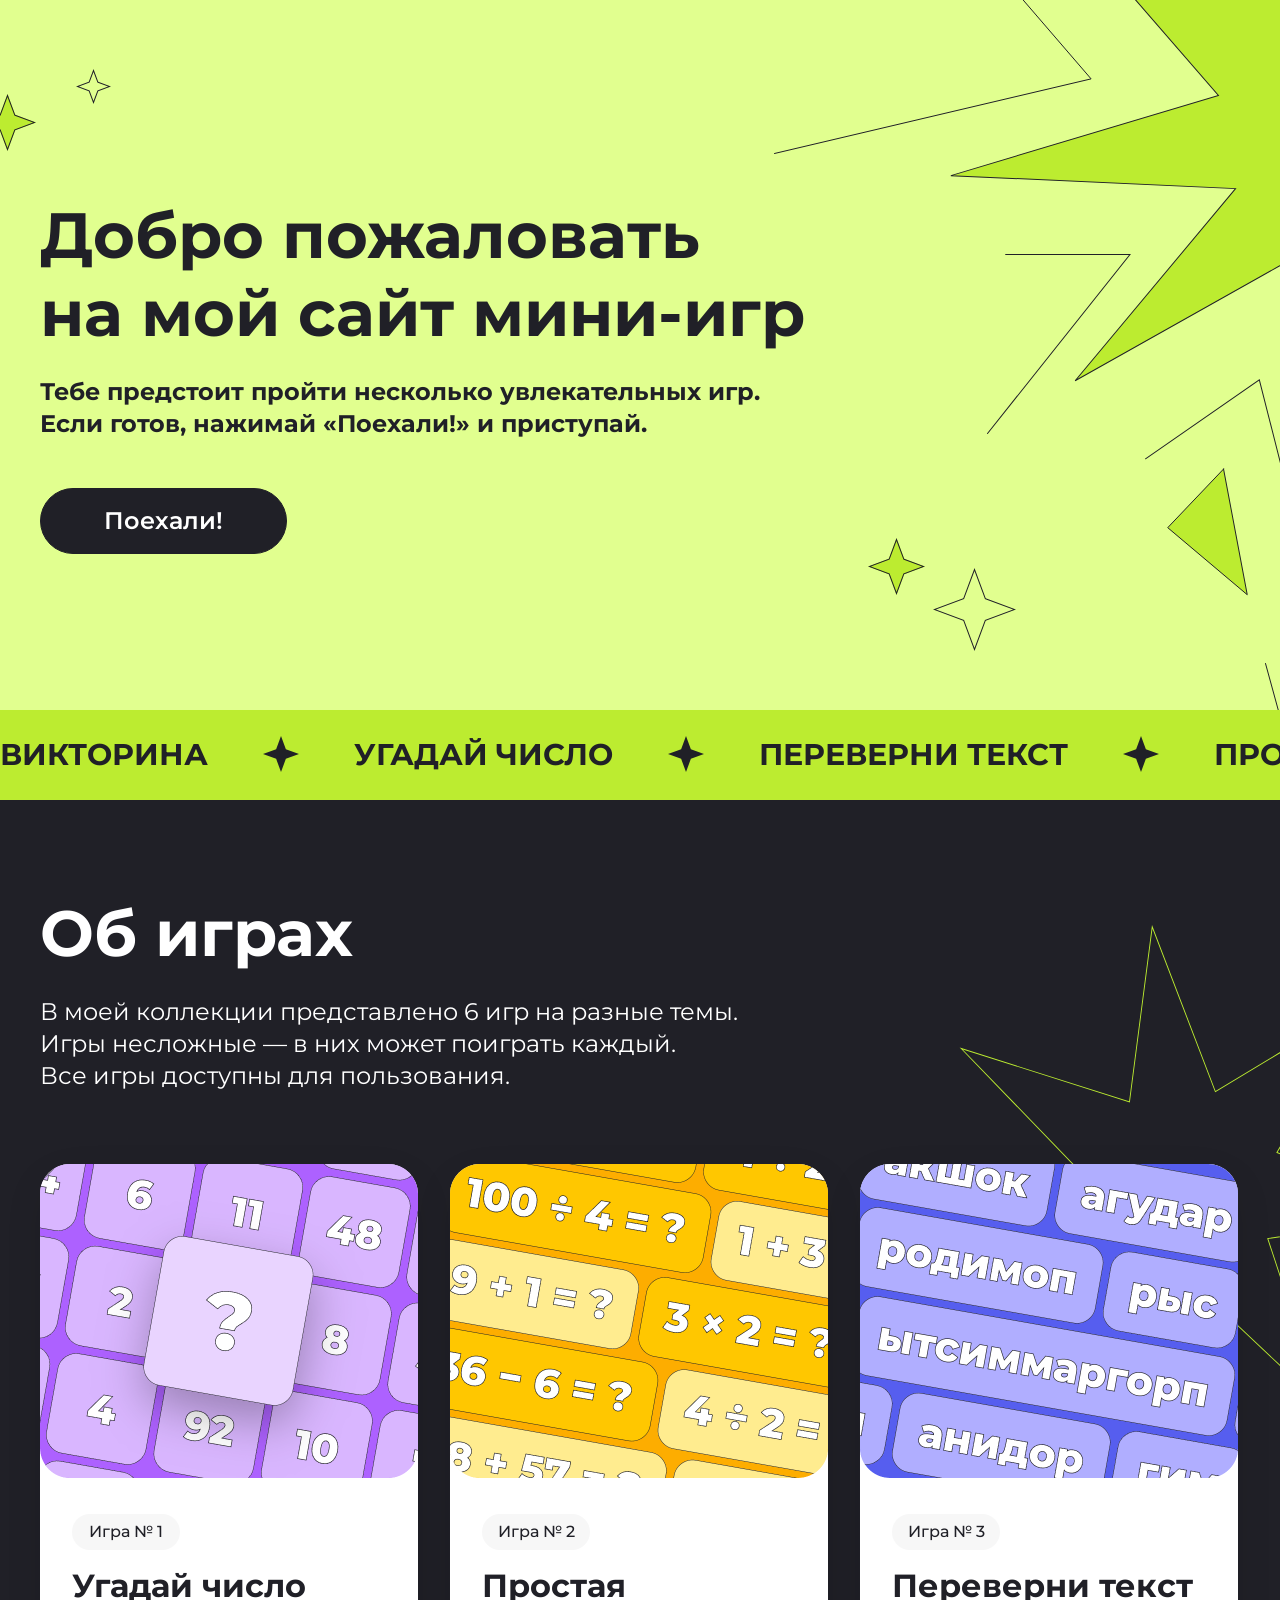
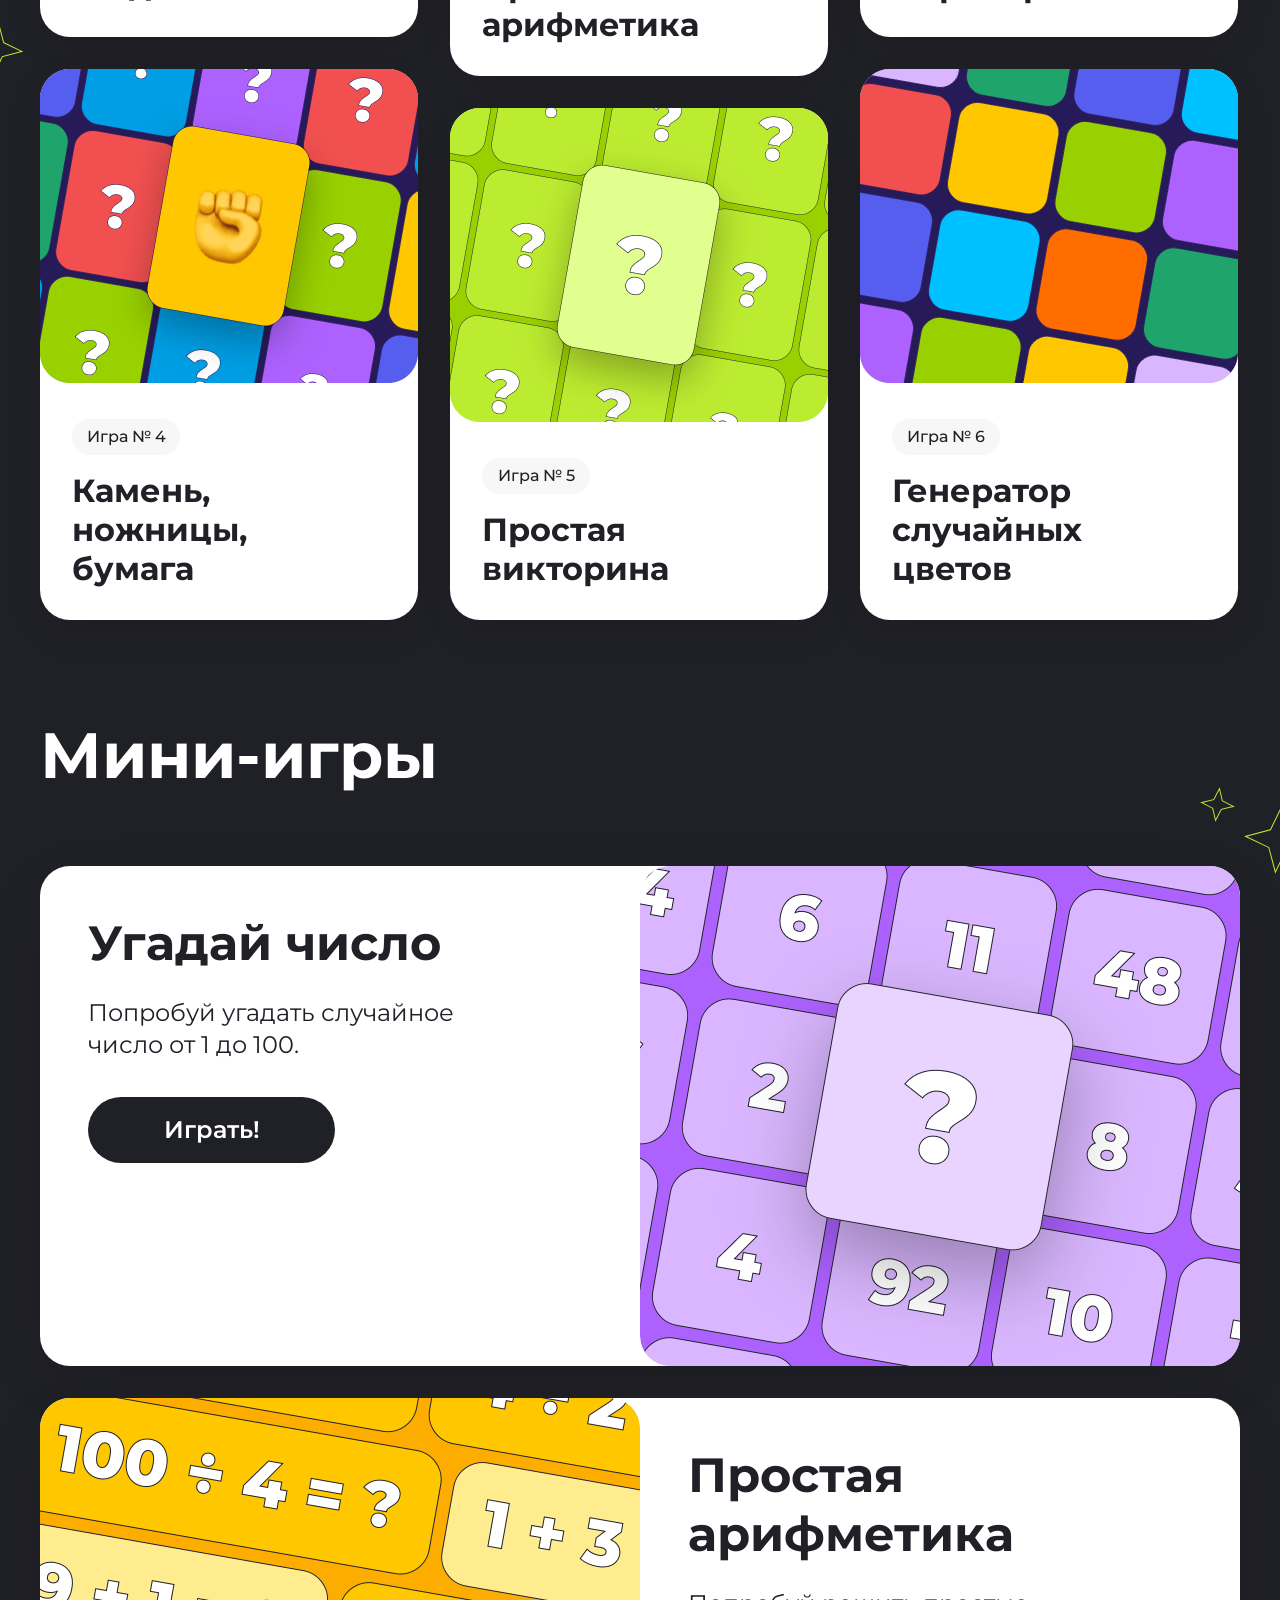
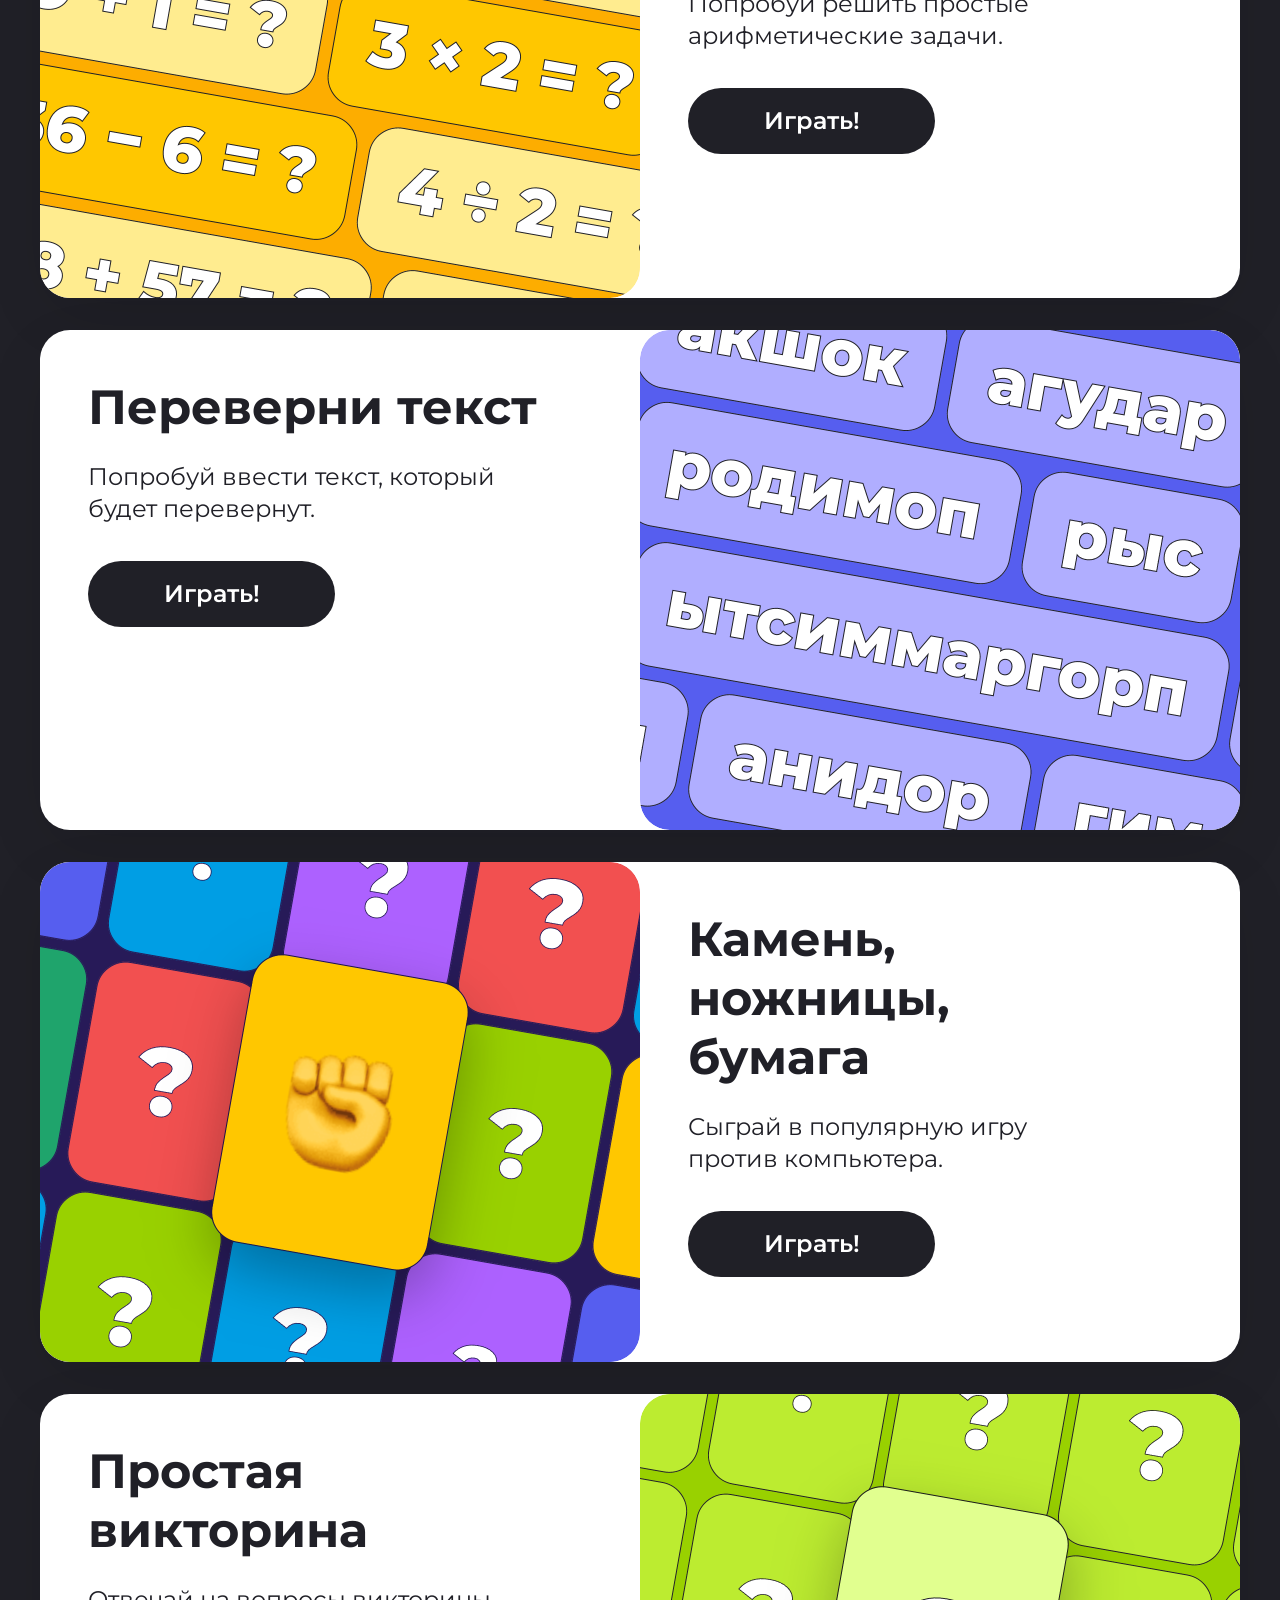
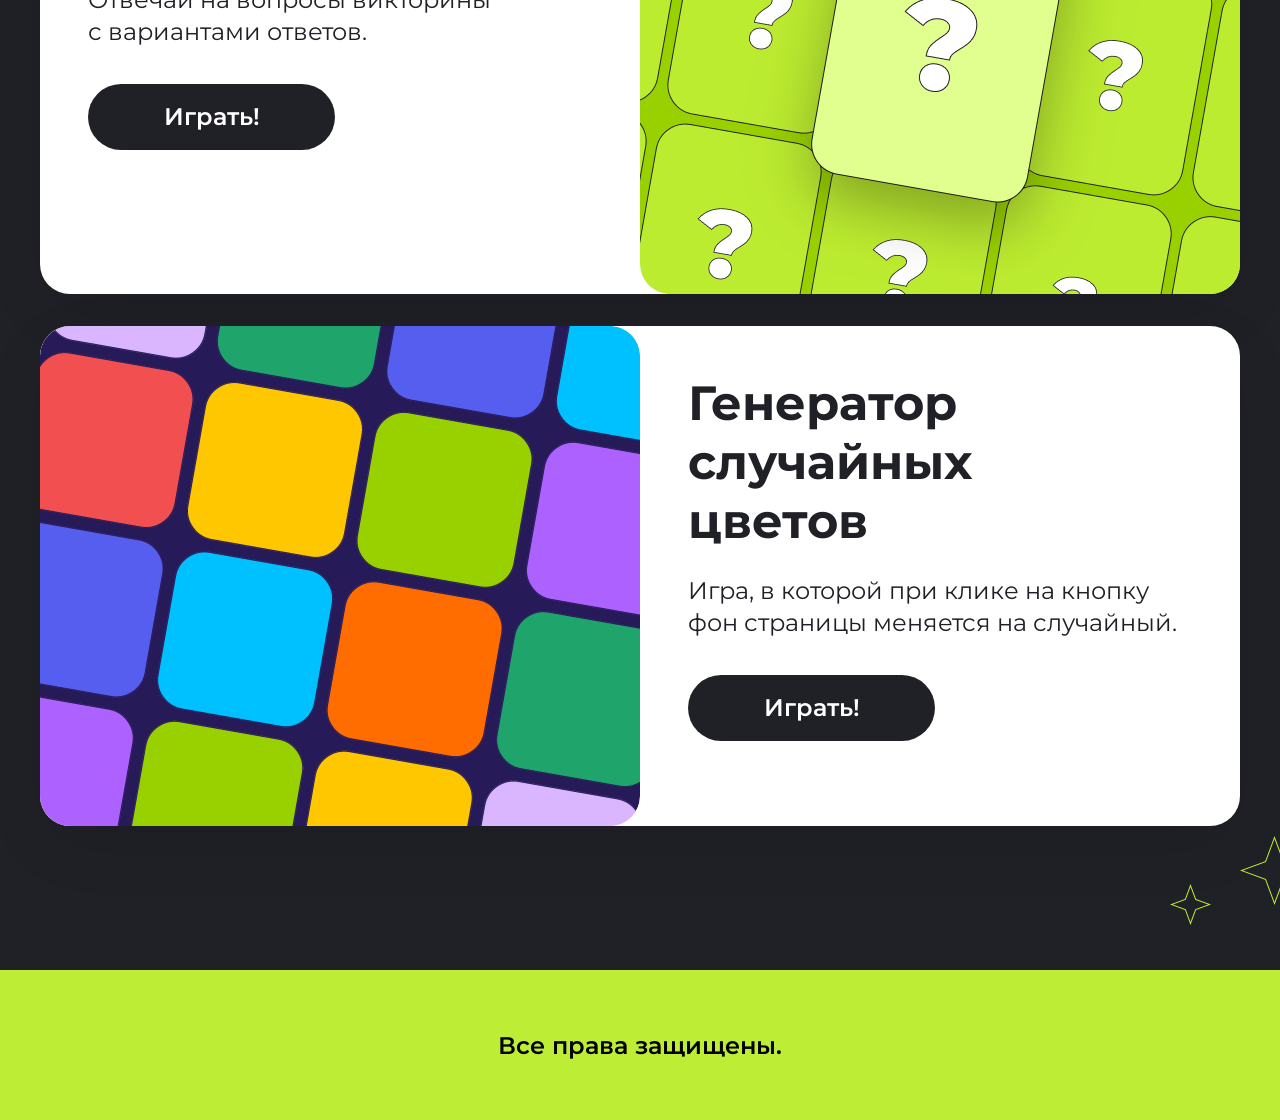
<file: index.html>
<!DOCTYPE html>
<html lang="en">
<head>
    <meta charset="UTF-8">
    <meta name="viewport" content="width=device-width, initial-scale=1.0">
    <title>Document</title>
    <link rel="stylesheet" href="style.css">
    <link href="https://fonts.googleapis.com/css2?family=Montserrat:ital,wght@0,100..900;1,100..900&display=swap" rel="stylesheet">
</head>
<body class="body">
    <script src="script.js"></script>
    <header class="center header header-index-background">
        <div class="position-relative">
            <img class="header__green-big-star" src="./img/Vector.svg" alt="звезда">
            <img class="header__green-mini-star-1" src="./img/Star-2.svg" alt="звезда">
            <img class="header__mini-star-1" src="./img/Star-3.svg" alt="звезда">
            <img class="header__green-mini-star-2" src="./img/Star-2.svg" alt="звезда">
            <img class="header__mini-star-2" src="./img/Star-4.svg" alt="звезда">
            <img class="header__line-1" src="./img/line-1.svg" alt="линия">
            <img class="header__line-2" src="./img/line-2.svg" alt="линия">
            <img class="header__line-3" src="./img/line-3.svg" alt="линия">
            <img class="header__line-4" src="./img/line-4.svg" alt="линия">
            <img class="header__triangle" src="./img/triangle.svg" alt="треугольник">
        </div>
        <h1 class="header__title-index">Добро пожаловать<br>на мой сайт мини-игр</h1>
        <p class="header__description-index">Тебе предстоит пройти несколько увлекательных игр. Если готов, нажимай «Поехали!» и приступай.</p>
        <a class="header__button-index" href="#">Поехали!</a>
    </header>
    <section class="header-display">
        <div class="header-display-animation">
            <div class="header-display-animation-text">
                <p class="header-display-animation-text-text">ВИКТОРИНА</p>
                <img class="header-display-animation-text-img" src="./img/Star.svg">
                <p class="header-display-animation-text-text">УГАДАЙ ЧИСЛО</p>
                <img class="header-display-animation-text-img" src="./img/Star.svg">
                <p class="header-display-animation-text-text">ПЕРЕВЕРНИ ТЕКСТ</p>
                <img class="header-display-animation-text-img" src="./img/Star.svg">
                <p class="header-display-animation-text-text">ПРОСТАЯ АРИФМЕТИКА</p>
                <img class="header-display-animation-text-img" src="./img/Star.svg">
                <p class="header-display-animation-text-text">КАМЕНЬ, НОЖНИЦЫ, БУМАГА</p>
                <img class="header-display-animation-text-img" src="./img/Star.svg">
                <p class="header-display-animation-text-text">ГЕНЕРАТОР СЛУЧАЙНЫХ ЦВЕТОВ</p>
                <img class="header-display-animation-text-img" src="./img/Star.svg">
            </div>
        </div>
        <div class="header-display-animation" aria-hidden="true">
            <div class="header-display-animation-text">
                <p class="header-display-animation-text-text">ВИКТОРИНА</p>
                <img class="header-display-animation-text-img" src="./img/Star.svg">
                <p class="header-display-animation-text-text">УГАДАЙ ЧИСЛО</p>
                <img class="header-display-animation-text-img" src="./img/Star.svg">
                <p class="header-display-animation-text-text">ПЕРЕВЕРНИ ТЕКСТ</p>
                <img class="header-display-animation-text-img" src="./img/Star.svg">
                <p class="header-display-animation-text-text">ПРОСТАЯ АРИФМЕТИКА</p>
                <img class="header-display-animation-text-img" src="./img/Star.svg">
                <p class="header-display-animation-text-text">КАМЕНЬ, НОЖНИЦЫ, БУМАГА</p>
                <img class="header-display-animation-text-img" src="./img/Star.svg">
                <p class="header-display-animation-text-text">ГЕНЕРАТОР СЛУЧАЙНЫХ ЦВЕТОВ</p>
                <img class="header-display-animation-text-img" src="./img/Star.svg">
            </div>
        </div>
    </section>
    <section class="about-games-background about-games center">
        <h1 class="about-games__title">Об играх</h1>
        <p class="about-games__description">В моей коллекции представлено 6 игр на разные темы.<br>Игры несложные — в них может поиграть каждый.<br>Все игры доступны для пользования.</p>
        <div class="position-relative">
            <img class="about-games__green-star-1" src="./img/Star-5.svg" alt="звезда">
            <img class="about-games__green-star-2" src="./img/Star-6.svg" alt="звезда">
            <img class="about-games__green-star-3" src="./img/Star-7.svg" alt="звезда">
        </div>
        <div class="about-games__cards">
            <div class="about-games__cards-1">
                <article class="about-games__card-1 about-games__card">
                    <a class="about-games__link" href="#mini-game__card-guess-the-number">
                        <img src="./img/card1.png" alt="угадай-число">
                        <p class="about-games__number">Игра № 1</p>
                        <h2 class="about-games__subtitle">Угадай число</h2>
                    </a>
                </article>
                <article class="about-games__card-3 about-games__card">
                    <a class="about-games__link" href="#mini-game__card-rock-paper-scissors">
                        <img src="./img/card4.png" alt="камень-ножницы-бумага">
                        <p class="about-games__number">Игра № 4</p>
                        <h2 class="about-games__subtitle">Камень,<br>ножницы,<br>бумага</h2>
                    </a>
                </article>
            </div>
            <div class="about-games__cards-1">
                <article class="about-games__card-2 about-games__card">
                    <a class="about-games__link" href="#mini-game__card-simple-arithmetic">
                        <img src="./img/card2.png" alt="простая-арифметика">
                        <p class="about-games__number">Игра № 2</p>
                        <h2 class="about-games__subtitle">Простая<br>арифметика</h2>
                    </a>
                </article>
                <article class="about-games__card-2 about-games__card">
                    <a class="about-games__link" href="#mini-game__card-simple-quiz">
                        <img src="./img/card5.png" alt="простая-викторина">
                        <p class="about-games__number">Игра № 5</p>
                        <h2 class="about-games__subtitle">Простая<br>викторина</h2>
                    </a>
                </article>
            </div>
            <div class="about-games__cards-1">
                <article class="about-games__card-1 about-games__card">
                    <a class="about-games__link" href="#mini-game__card-turn-the-text-over">
                        <img src="./img/card3.png" alt="переверни-текст">
                        <p class="about-games__number">Игра № 3</p>
                        <h2 class="about-games__subtitle">Переверни текст</h2>
                    </a>
                </article>
                <article class="about-games__card-3 about-games__card">
                    <a class="about-games__link" href="#mini-game__card-random-color-generator">
                        <img src="./img/card6.png" alt="генератор-случайных-цветов">
                        <p class="about-games__number">Игра № 6</p>
                        <h2 class="about-games__subtitle">Генератор<br>случайных<br>цветов</h2>
                    </a>
                </article>
            </div>
        </div>
    </section>
    <section class="mini-game mini-game-background center">
        <h1 class="mini-game__title">Мини-игры</h1>
        <div class="position-relative">
            <img class="mini-game__green-star-1" src="./img/Star-8.svg" alt="звезда">
            <img class="mini-game__green-star-2" src="./img/Star-9.svg" alt="звезда">
        </div>
        <div class="mini-game__cards">
            <article class="mini-game__card-background">
                <div id="mini-game__card-guess-the-number" class="mini-game__card">
                    <h2 class="mini-game__card-title">Угадай число</h2>
                    <p class="mini-game__card-description">Попробуй угадать случайное<br>число от 1 до 100.</p>
                    <a class="mini-game__card-link" onclick="startGuessTheNumber()">Играть!</a>
                </div>
                <img class="mini-game__card-img" src="./img/card-1.png" alt="угадай-число">
            </article>
            <article class="mini-game__card-background">
                <img class="mini-game__card-img" src="./img/card-2.png" alt="простая-арифметика">
                <div id="mini-game__card-simple-arithmetic" class="mini-game__card">
                    <h2 class="mini-game__card-title">Простая<br>арифметика</h2>
                    <p class="mini-game__card-description">Попробуй решить простые<br>арифметические задачи.</p>
                    <a class="mini-game__card-link" onclick="startSimpleArithmetic()">Играть!</a>
                </div>
            </article>
            <article class="mini-game__card-background">
                <div id="mini-game__card-turn-the-text-over" class="mini-game__card">
                    <h2 class="mini-game__card-title">Переверни текст</h2>
                    <p class="mini-game__card-description">Попробуй ввести текст, который<br>будет перевернут.</p>
                    <a class="mini-game__card-link" onclick="startFlipTheText()">Играть!</a>
                </div>
                <img class="mini-game__card-img" src="./img/card-3.png" alt="переверни-текст">
            </article>
            <article class="mini-game__card-background">
                <img class="mini-game__card-img" src="./img/card-4.png" alt="камень-ножницы-бумага">
                <div id="mini-game__card-rock-paper-scissors" class="mini-game__card">
                    <h2 class="mini-game__card-title">Камень,<br>ножницы,<br>бумага</h2>
                    <p class="mini-game__card-description">Сыграй в популярную игру<br>против компьютера.</p>
                    <a class="mini-game__card-link" onclick="startRockPaperScissors()">Играть!</a>
                </div>
            </article>
            <article class="mini-game__card-background">
                <div id="mini-game__card-simple-quiz" class="mini-game__card">
                    <h2 class="mini-game__card-title">Простая<br>викторина</h2>
                    <p class="mini-game__card-description">Отвечай на вопросы викторины<br>с вариантами ответов.</p>
                    <a class="mini-game__card-link" onclick="startSimpleQuiz()">Играть!</a>
                </div>
                <img class="mini-game__card-img" src="./img/card-5.png" alt="простая-викторина">
            </article>
            <article class="mini-game__card-background">
                <img class="mini-game__card-img" src="./img/card-6.png" alt="генератор-случайных-цветов">
                <div id="mini-game__card-random-color-generator" class="mini-game__card">
                    <h2 class="mini-game__card-title">Генератор<br>случайных<br>цветов</h2>
                    <p class="mini-game__card-description">Игра, в которой при клике на кнопку<br>фон страницы меняется на случайный.</p>
                    <a class="mini-game__card-link" onclick="changeBackgroundColor()">Играть!</a>
                </div>
            </article>
        </div>
        <div class="position-relative">
            <img class="mini-game__green-star-3" src="./img/Star-10.svg" alt="звезда">
            <img class="mini-game__green-star-4" src="./img/Star-11.svg" alt="звезда">
        </div>
    </section>
    <footer>
        <p class="footer-title">Все права защищены.</p>
    </footer>
</body>
</html>
</file>
<file: style.css>
* {
  margin: 0;
}

@keyframes scroll-left {
  0% {
    transform: translateX(0%);
  }
  100% {
    transform: translateX(-100%);
  }
}
.body {
  background-color: rgb(32, 32, 39);
}

.center {
  padding-left: calc(50% - 600px);
  padding-right: calc(50% - 600px);
}

.position-relative {
  position: relative;
}

.header__green-big-star {
  right: -608px;
  top: -333.46px;
  position: absolute;
}
.header-index-background {
  background-color: rgb(225, 255, 143);
  height: 710px;
  overflow-x: hidden;
  overflow-y: hidden;
}
.header__mini-star-1 {
  position: absolute;
  top: 69px;
  left: 36px;
}
.header__mini-star-2 {
  position: absolute;
  top: 568px;
  left: 893px;
}
.header__green-mini-star-2 {
  top: 538px;
  left: 828px;
  position: absolute;
}
.header__green-mini-star-1 {
  position: absolute;
  top: 94px;
  left: -61.5px;
}
.header__line-1 {
  left: 734px;
  top: -10px;
  position: absolute;
}
.header__line-2 {
  position: absolute;
  top: 254px;
  left: 947px;
}
.header__line-3 {
  position: absolute;
  left: 1105px;
  top: 379px;
}
.header__line-4 {
  position: absolute;
  top: 663px;
  left: 1225px;
}
.header__triangle {
  position: absolute;
  top: 468px;
  left: 1127px;
}
.header-display {
  height: 90px;
  background-color: rgb(188, 236, 48);
  bottom: 10px;
  width: 100%;
  overflow: hidden;
  display: flex;
}
.header-display-animation {
  display: flex;
  flex-shrink: 0;
  animation: scroll-left 15s linear infinite;
  align-items: center;
}
.header-display-animation-text-text {
  display: inline;
  position: relative;
  top: -5px;
  color: rgb(32, 32, 39);
  font-family: "Montserrat";
  font-size: 30px;
  font-weight: 700;
  line-height: 110%;
  letter-spacing: 4%;
}
.header-display-animation-text-img {
  position: relative;
  top: 2px;
  padding-left: 51px;
  padding-right: 51px;
}
.header__title-index {
  padding-top: 196px;
  color: rgb(32, 32, 39);
  font-family: Montserrat;
  font-size: 64px;
  font-weight: 700;
  line-height: 78px;
}
.header__description-index {
  color: rgb(32, 32, 39);
  font-family: Montserrat;
  font-size: 24px;
  font-weight: 700;
  line-height: 32px;
  width: 720px;
  padding-top: 24px;
}
.header__button-index {
  width: 247px;
  height: 66px;
  display: flex;
  flex-direction: row;
  justify-content: center;
  align-items: center;
  padding: 16px 28px 16px 28px;
  box-sizing: border-box;
  border: 1px solid rgb(32, 32, 39);
  border-radius: 60px;
  background: rgb(32, 32, 39);
  color: rgb(255, 255, 255);
  font-family: Montserrat;
  font-size: 24px;
  font-weight: 600;
  line-height: 141.69%;
  letter-spacing: 0%;
  text-align: center;
  text-decoration: none;
  margin-top: 48px;
}
.header__button-index:hover {
  color: black;
  background-color: white;
  transition: background-color 0.5s ease;
}

.about-games-background {
  height: 1470px;
  overflow-x: hidden;
  overflow-y: hidden;
}
.about-games__title {
  color: rgb(255, 255, 255);
  font-family: Montserrat;
  font-size: 64px;
  font-weight: 700;
  line-height: 78px;
  padding-top: 94px;
}
.about-games__description {
  color: rgb(255, 255, 255);
  font-family: Montserrat;
  font-size: 24px;
  font-weight: 400;
  line-height: 32px;
  padding-top: 24px;
  padding-bottom: 72px;
}
.about-games__link {
  text-decoration: none;
}
.about-games__number {
  border-radius: 52.58px;
  background: rgb(247, 247, 247);
  width: 108px;
  height: 36px;
  color: rgb(32, 32, 39);
  font-family: Montserrat;
  font-size: 16px;
  font-weight: 500;
  line-height: 110%;
  text-align: center;
  display: flex;
  align-items: center;
  justify-content: center;
  margin-top: 32px;
  margin-left: 32px;
}
.about-games__subtitle {
  color: rgb(32, 32, 39);
  font-family: Montserrat;
  font-size: 32px;
  font-weight: 700;
  line-height: 39px;
  margin-top: 16px;
  margin-left: 32px;
}
.about-games__cards {
  display: flex;
  gap: 32px;
  z-index: 2;
  position: relative;
}
.about-games__cards-1 {
  display: flex;
  flex-direction: column;
  gap: 32px;
}
.about-games__green-star-1 {
  position: absolute;
  z-index: 1;
  right: -235px;
  top: -270px;
  width: 584px;
  height: 584px;
}
.about-games__green-star-2 {
  position: absolute;
  left: -91px;
  top: 406px;
}
.about-games__green-star-3 {
  position: absolute;
  left: -74px;
  top: 455px;
}
.about-games__card {
  border-radius: 30px;
  box-shadow: 0px 12.61px 42.2511901855px -7.57px rgba(0, 0, 0, 0.13);
  background: rgb(255, 255, 255);
}
.about-games__card:hover {
  transform: scale(1.1);
  transition: transform 0.5s ease;
}
.about-games__card-1 {
  width: 378px;
  height: 473px;
}
.about-games__card-2 {
  width: 378px;
  height: 512px;
}
.about-games__card-3 {
  width: 378px;
  height: 551px;
}

.mini-game__title {
  color: rgb(255, 255, 255);
  font-family: Montserrat;
  font-size: 64px;
  font-weight: 700;
  line-height: 78px;
  padding-top: 46px;
  padding-bottom: 72px;
}
.mini-game-background {
  height: 3500px;
  overflow-x: hidden;
  overflow-y: hidden;
}
.mini-game__cards {
  display: flex;
  gap: 32px;
  flex-direction: column;
}
.mini-game__green-star-1 {
  position: absolute;
  top: -81px;
  left: 1158px;
}
.mini-game__green-star-2 {
  position: absolute;
  left: 1201px;
  top: -64px;
}
.mini-game__green-star-3 {
  position: absolute;
  top: 10px;
  left: 1200px;
}
.mini-game__green-star-4 {
  position: absolute;
  top: 58px;
  left: 1130px;
}
.mini-game__card {
  padding: 48px;
}
.mini-game__card-title {
  color: rgb(32, 32, 39);
  font-family: Montserrat;
  font-size: 48px;
  font-weight: 700;
  line-height: 59px;
}
.mini-game__card-background {
  width: 1200px;
  height: 500px;
  border-radius: 30px;
  box-shadow: 0px 20px 67px -12px rgba(0, 0, 0, 0.13);
  background: rgb(255, 255, 255);
  display: grid;
  grid-template-columns: repeat(2, 1fr);
}
.mini-game__card-img {
  width: 600px;
  height: 500px;
  border-radius: 30px;
}
.mini-game__card-description {
  color: rgb(32, 32, 39);
  font-family: Montserrat;
  font-style: Regular;
  font-size: 24px;
  font-weight: 400;
  line-height: 32px;
  padding-top: 24px;
}
.mini-game__card-link {
  color: rgb(255, 255, 255);
  font-family: Montserrat;
  font-size: 24px;
  font-weight: 600;
  line-height: 141.69%;
  width: 247px;
  height: 66px;
  border-radius: 60px;
  background: rgb(32, 32, 39);
  display: flex;
  justify-content: center;
  align-items: center;
  text-decoration: none;
  margin-top: 36px;
  cursor: pointer;
}
.mini-game__card-link:hover {
  color: black;
  background-color: white;
  border: 1px solid rgb(32, 32, 39);
  transition: background-color 0.5s ease;
}

.footer-title {
  color: rgb(0, 0, 0);
  font-family: Montserrat;
  font-size: 24px;
  font-weight: 600;
  line-height: 29px;
  display: flex;
  height: 150px;
  background: rgb(189, 237, 53);
  align-items: center;
  justify-content: center;
  font-style: SemiBold;
  letter-spacing: 0px;
}

@media (max-width: 1250px) {
  .center {
    padding-left: calc(50% - 400px);
    padding-right: calc(50% - 400px);
  }
  .header__line-1, .header__line-2, .header__line-3 {
    display: none;
  }
  .header__green-big-star {
    z-index: 1;
  }
  .header__title-index {
    z-index: 2;
    position: relative;
    padding-top: 186px;
  }
  .header__description-index {
    z-index: 2;
    position: relative;
  }
  .about-games {
    display: none;
  }
  .mini-game-background {
    height: 2400px;
  }
  .mini-game__title {
    padding-top: 40px;
    padding-bottom: 50px;
  }
  .mini-game__card {
    padding: 32px;
    padding-top: 24px;
  }
  .mini-game__cards {
    width: 800px;
  }
  .mini-game__card-background {
    width: 800px;
    height: 333.3px;
    border-radius: 30px;
    box-shadow: 0px 20px 67px -12px rgba(0, 0, 0, 0.13);
    background: rgb(255, 255, 255);
    display: grid;
    grid-template-columns: repeat(2, 1fr);
    position: relative;
  }
  .mini-game__card-img {
    width: 400px;
    height: 333.3px;
    border-radius: 30px;
  }
  .mini-game__card-description {
    padding-top: 6px;
    line-height: 28px;
  }
  .mini-game__card-title {
    font-size: 32px;
    font-weight: 600;
    line-height: 35px;
  }
  .mini-game__card-link {
    position: absolute;
    margin-top: 16px;
    height: 55px;
    bottom: 16px;
  }
  .footer-title {
    height: 90px;
  }
}
@media (max-width: 800px) {
  .center {
    padding-left: calc(50% - 190px);
    padding-right: calc(50% - 190px);
  }
  .header-display-animation-text-text {
    top: -3px;
    font-size: 16px;
  }
  .header-display-animation-text-img {
    top: 2px;
    padding-left: 27.5px;
    padding-right: 27.5px;
    width: 19.5px;
    height: 19.5px;
  }
  .header-index-background {
    display: flex;
    justify-content: center;
    flex-wrap: wrap;
    align-content: flex-start;
    height: 650px;
  }
  .header__green-mini-star-1 {
    width: 35px;
    height: 35px;
    top: 97px;
    left: -19px;
  }
  .header__green-mini-star-2 {
    width: 18px;
    height: 18px;
    left: 222px;
    top: 557px;
  }
  .header__green-big-star {
    width: 300px;
    height: 300px;
    left: 140px;
    top: -115px;
  }
  .header__mini-star-1 {
    top: 64;
    left: 91;
    width: 21px;
    height: 21px;
  }
  .header__mini-star-2 {
    width: 39px;
    height: 41px;
    top: 580px;
    left: 250px;
  }
  .header__title-index {
    width: 262px;
    height: 196px;
    display: flex;
    flex-direction: row;
    align-items: center;
    font-size: 40px;
    font-weight: 700;
    line-height: 49px;
    letter-spacing: 0px;
    text-align: center;
    padding-top: 147px;
  }
  .header__description-index {
    width: 296px;
    height: 60px;
    display: flex;
    flex-direction: row;
    align-items: center;
    color: rgb(32, 32, 39);
    font-family: "Montserrat";
    font-style: Regular;
    font-size: 16px;
    font-weight: 400;
    line-height: 20px;
    letter-spacing: 0px;
    text-align: center;
  }
  .header__button-index {
    color: rgb(255, 255, 255);
    font-family: "Montserrat";
    font-style: SemiBold;
    font-size: 16px;
    font-weight: 600;
    line-height: 141.69%;
    letter-spacing: 0%;
    text-align: center;
    width: 285px;
    height: 55px;
    display: flex;
    flex-direction: row;
    justify-content: center;
    align-items: center;
    gap: 10px;
    padding: 16px 28px 16px 28px;
    margin-top: 36px;
    box-sizing: border-box;
    border: 1px solid rgb(32, 32, 39);
    border-radius: 60px;
    background: rgb(32, 32, 39);
  }
  .header-display {
    height: 50px;
  }
  .mini-game__title {
    color: rgb(255, 255, 255);
    font-family: "Montserrat";
    font-style: Bold;
    font-size: 40px;
    font-weight: 700;
    line-height: 49px;
    letter-spacing: 0px;
    text-align: left;
    width: 250px;
    height: 49px;
    display: flex;
    flex-direction: row;
    align-items: center;
    padding-left: 16px;
    padding-top: 50px;
    padding-bottom: 45px;
  }
  .mini-game-background {
    height: 3750px;
    padding-bottom: 10px;
  }
  .mini-game__card {
    padding: 29px;
    padding-bottom: 33px;
  }
  .mini-game__cards {
    width: 380px;
    display: flex;
    gap: 24px;
    align-items: center;
  }
  .mini-game__card-background {
    width: 343px;
    height: auto;
    border-radius: 30px;
    box-shadow: 0px 20px 67px -12px rgba(0, 0, 0, 0.13);
    background: rgb(255, 255, 255);
    display: flex;
    flex-direction: column;
  }
  .mini-game__card-background:nth-child(odd) {
    flex-direction: column-reverse;
  }
  .mini-game__card-img {
    width: 343px;
    height: 285px;
    border-radius: 30px;
  }
  .mini-game__card-description {
    padding-top: 16px;
    font-size: 16px;
    font-weight: 400;
    line-height: 20px;
    letter-spacing: 0px;
    text-align: left;
    display: block;
  }
  .mini-game__card-title {
    font-size: 32px;
    font-weight: 700;
    line-height: 39px;
    letter-spacing: 0px;
    text-align: left;
  }
  .mini-game__card-link {
    margin-top: 32px;
    position: static;
    width: 285px;
    height: 55px;
    display: flex;
    flex-direction: row;
    justify-content: center;
    align-items: center;
    gap: 10px;
    padding: 16px 28px 16px 28px;
    box-sizing: border-box;
    border: 1px solid rgb(32, 32, 39);
    border-radius: 60px;
    color: rgb(255, 255, 255);
    font-family: "Montserrat";
    font-style: SemiBold;
    font-size: 16px;
    font-weight: 600;
    line-height: 141.69%;
    letter-spacing: 0%;
    text-align: center;
  }
  .footer-title {
    height: 100px;
    font-style: SemiBold;
    font-size: 16px;
    font-weight: 600;
    line-height: 20px;
  }
}/*# sourceMappingURL=style.css.map */
</file>
